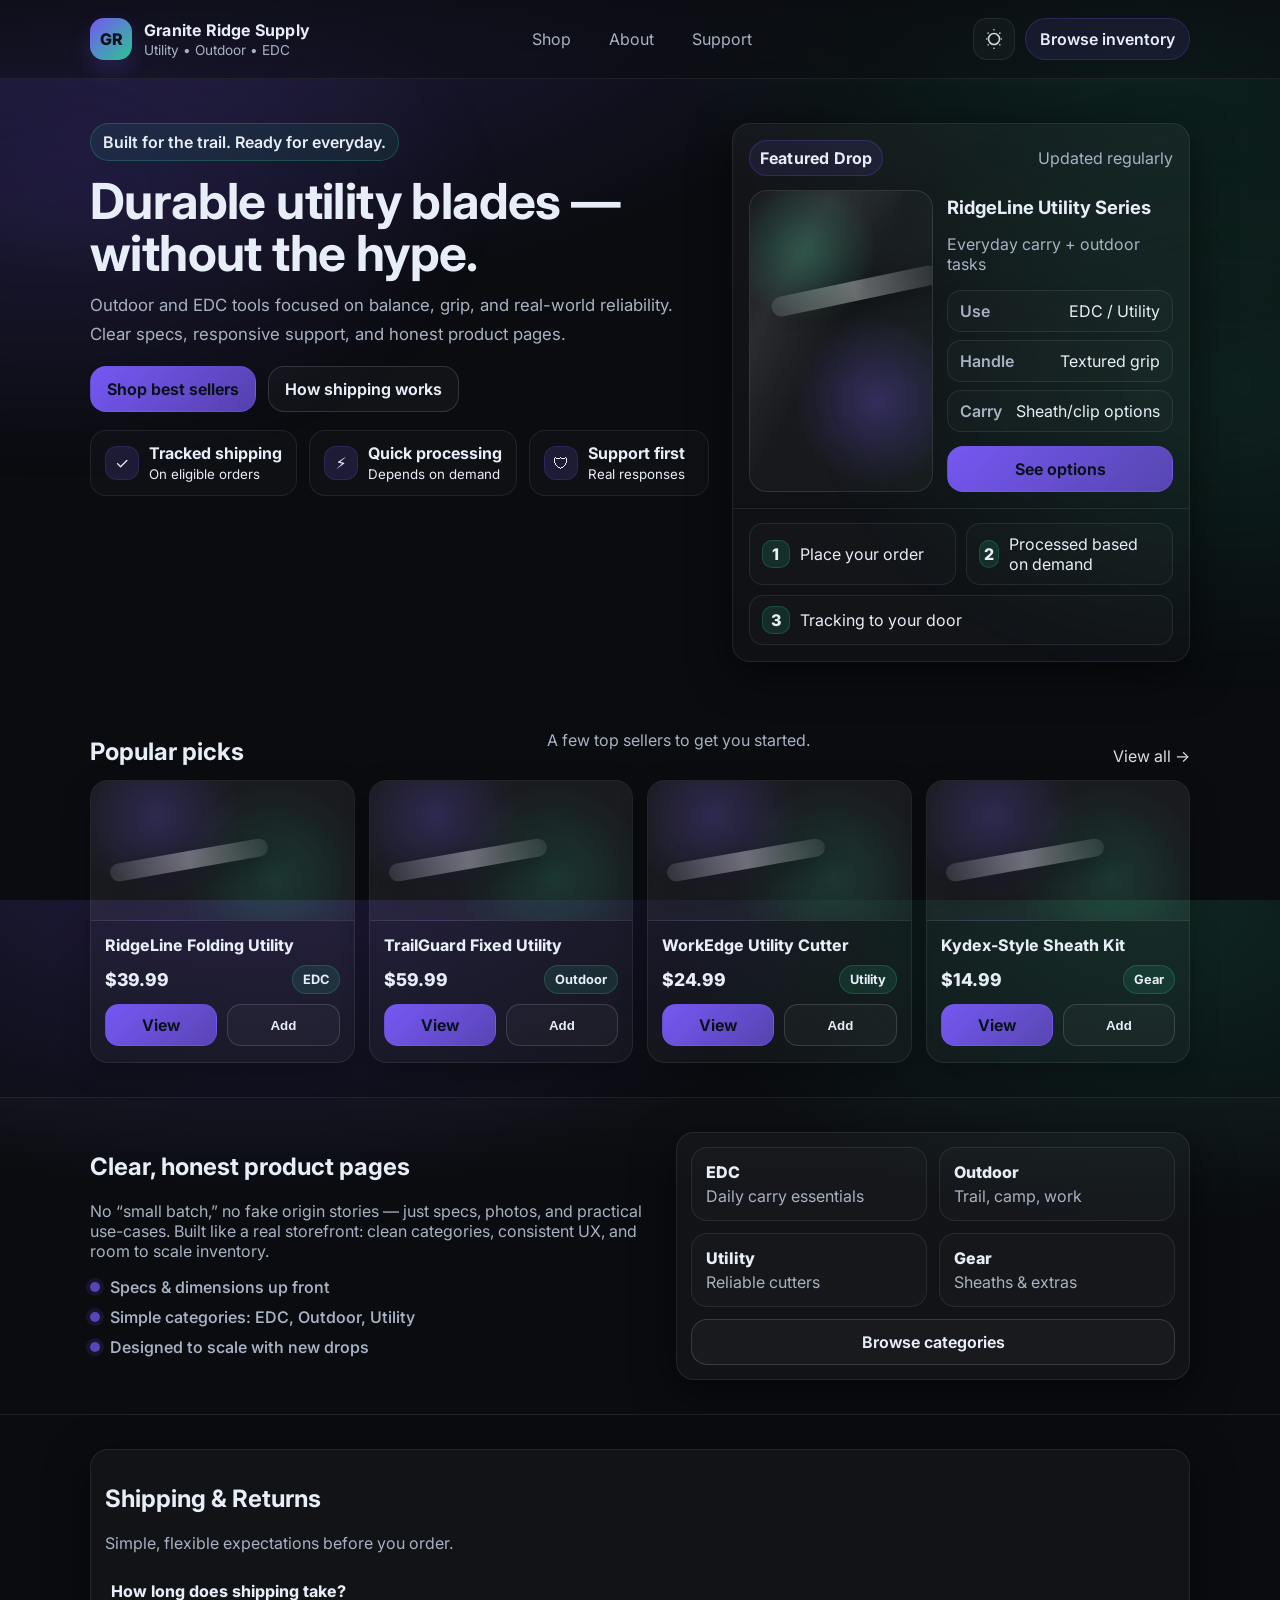
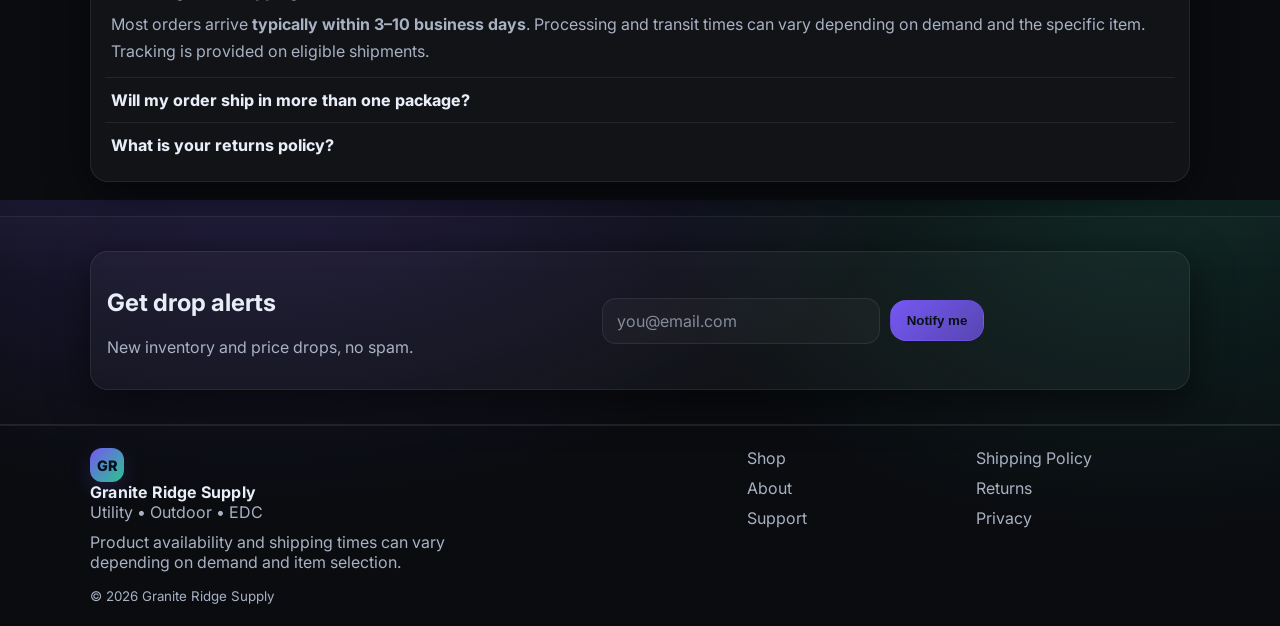
<file: index.html>
<!DOCTYPE html>
<html lang="en">
<head>
  <meta charset="UTF-8" />
  <meta name="viewport" content="width=device-width, initial-scale=1" />
  <title>Granite Ridge Supply | Utility & Outdoor Blades</title>
  <meta name="description" content="Utility and outdoor blades selected for durability, performance, and everyday carry." />
  <link rel="preconnect" href="https://fonts.googleapis.com">
  <link rel="preconnect" href="https://fonts.gstatic.com" crossorigin>
  <link href="https://fonts.googleapis.com/css2?family=Inter:wght@300;400;500;600;700&display=swap" rel="stylesheet">
  <link rel="stylesheet" href="assets/css/style.css" />
</head>
<body>
  <div class="bg-glow" aria-hidden="true"></div>

  <header class="site-header">
    <div class="container header-inner">
      <a class="brand" href="index.html" aria-label="Granite Ridge Supply home">
        <span class="brand-mark">GR</span>
        <span class="brand-text">
          <span class="brand-name">Granite Ridge Supply</span>
          <span class="brand-tag">Utility • Outdoor • EDC</span>
        </span>
      </a>

      <nav class="nav" aria-label="Primary">
        <a href="shop.html">Shop</a>
        <a href="about.html">About</a>
        <a href="contact.html">Support</a>
      </nav>

      <div class="header-actions">
        <button class="icon-btn" id="themeBtn" title="Toggle theme" aria-label="Toggle theme">
          <svg viewBox="0 0 24 24" aria-hidden="true"><path d="M12 18a6 6 0 1 1 0-12 6 6 0 0 1 0 12Zm0-16h0Zm0 20h0ZM4 12h0Zm16 0h0ZM5.6 5.6h0Zm12.8 12.8h0ZM5.6 18.4h0Zm12.8-12.8h0"/></svg>
        </button>
        <a class="pill" href="shop.html">Browse inventory</a>
      </div>

      <button class="menu-btn" id="menuBtn" aria-label="Open menu">
        <span></span><span></span><span></span>
      </button>
    </div>

    <div class="mobile-nav" id="mobileNav">
      <a href="shop.html">Shop</a>
      <a href="about.html">About</a>
      <a href="contact.html">Support</a>
      <a class="pill" href="shop.html">Browse inventory</a>
    </div>
  </header>

  <main>
    <section class="hero">
      <div class="container hero-grid">
        <div class="hero-copy">
          <div class="kicker">Built for the trail. Ready for everyday.</div>
          <h1>Durable utility blades — without the hype.</h1>
          <p class="sub">
            Outdoor and EDC tools focused on balance, grip, and real-world reliability.
            Clear specs, responsive support, and honest product pages.
          </p>

          <div class="cta-row">
            <a class="btn primary" href="shop.html">Shop best sellers</a>
            <a class="btn ghost" href="#how">How shipping works</a>
          </div>

          <div class="trust-row" aria-label="Trust badges">
            <div class="trust">
              <span class="trust-ico">✓</span>
              <span><strong>Tracked shipping</strong><br><small>On eligible orders</small></span>
            </div>
            <div class="trust">
              <span class="trust-ico">⚡</span>
              <span><strong>Quick processing</strong><br><small>Depends on demand</small></span>
            </div>
            <div class="trust">
              <span class="trust-ico">🛡</span>
              <span><strong>Support first</strong><br><small>Real responses</small></span>
            </div>
          </div>
        </div>

        <div class="hero-card" role="region" aria-label="Featured drop">
          <div class="card-top">
            <span class="badge">Featured Drop</span>
            <span class="muted">Updated regularly</span>
          </div>

          <div class="featured">
            <div class="featured-art" aria-hidden="true">
              <div class="blade"></div>
              <div class="sheen"></div>
            </div>
            <div class="featured-meta">
              <h3>RidgeLine Utility Series</h3>
              <p class="muted">Everyday carry + outdoor tasks</p>
              <ul class="specs">
                <li><span>Use</span><span>EDC / Utility</span></li>
                <li><span>Handle</span><span>Textured grip</span></li>
                <li><span>Carry</span><span>Sheath/clip options</span></li>
              </ul>
              <a class="btn primary full" href="shop.html">See options</a>
            </div>
          </div>

          <div class="card-bottom" id="how">
            <div class="steps">
              <div class="step"><span class="step-n">1</span><span>Place your order</span></div>
              <div class="step"><span class="step-n">2</span><span>Processed based on demand</span></div>
              <div class="step"><span class="step-n">3</span><span>Tracking to your door</span></div>
            </div>
          </div>
        </div>
      </div>
    </section>

    <section class="section">
      <div class="container">
        <div class="section-head">
          <h2>Popular picks</h2>
          <p class="muted">A few top sellers to get you started.</p>
          <a class="link" href="shop.html">View all →</a>
        </div>

        <div class="grid cards" id="homeProducts"></div>
      </div>
    </section>

    <section class="section alt">
      <div class="container split">
        <div>
          <h2>Clear, honest product pages</h2>
          <p class="muted">
            No “small batch,” no fake origin stories — just specs, photos, and practical use-cases.
            Built like a real storefront: clean categories, consistent UX, and room to scale inventory.
          </p>
          <div class="bullets">
            <div class="bullet"><span class="dot"></span>Specs & dimensions up front</div>
            <div class="bullet"><span class="dot"></span>Simple categories: EDC, Outdoor, Utility</div>
            <div class="bullet"><span class="dot"></span>Designed to scale with new drops</div>
          </div>
        </div>
        <div class="panel">
          <div class="panel-row">
            <div class="panel-item">
              <div class="panel-title">EDC</div>
              <div class="panel-sub">Daily carry essentials</div>
            </div>
            <div class="panel-item">
              <div class="panel-title">Outdoor</div>
              <div class="panel-sub">Trail, camp, work</div>
            </div>
          </div>
          <div class="panel-row">
            <div class="panel-item">
              <div class="panel-title">Utility</div>
              <div class="panel-sub">Reliable cutters</div>
            </div>
            <div class="panel-item">
              <div class="panel-title">Gear</div>
              <div class="panel-sub">Sheaths & extras</div>
            </div>
          </div>
          <a class="btn ghost full" href="shop.html">Browse categories</a>
        </div>
      </div>
    </section>

    <section class="section">
      <div class="container">
        <div class="faq">
          <div class="faq-head">
            <h2>Shipping & Returns</h2>
            <p class="muted">Simple, flexible expectations before you order.</p>
          </div>

          <details open>
            <summary>How long does shipping take?</summary>
            <div class="faq-body">
              Most orders arrive <strong>typically within 3–10 business days</strong>. Processing and transit times can vary depending on demand and the specific item.
              Tracking is provided on eligible shipments.
            </div>
          </details>

          <details>
            <summary>Will my order ship in more than one package?</summary>
            <div class="faq-body">
              Sometimes. If items are stored in different locations or require separate packaging, your order may arrive in multiple shipments.
            </div>
          </details>

          <details>
            <summary>What is your returns policy?</summary>
            <div class="faq-body">
              Returns are accepted for unused items in original condition within your stated policy window. Add your exact policy text on a dedicated Returns page.
            </div>
          </details>
        </div>
      </div>
    </section>

    <section class="section alt">
      <div class="container newsletter">
        <div>
          <h2>Get drop alerts</h2>
          <p class="muted">New inventory and price drops, no spam.</p>
        </div>
        <form class="form" onsubmit="return false;">
          <input type="email" placeholder="you@email.com" aria-label="Email address" />
          <button class="btn primary" id="notifyBtn" type="button">Notify me</button>
        </form>
        <small class="muted" id="notifyMsg"></small>
      </div>
    </section>
  </main>

  <footer class="site-footer">
    <div class="container footer-grid">
      <div>
        <div class="brand-foot">
          <span class="brand-mark small">GR</span>
          <div>
            <div class="brand-name">Granite Ridge Supply</div>
            <div class="muted">Utility • Outdoor • EDC</div>
          </div>
        </div>
        <p class="muted footer-note">
          Product availability and shipping times can vary depending on demand and item selection.
        </p>
      </div>

      <div class="footer-links">
        <a href="shop.html">Shop</a>
        <a href="about.html">About</a>
        <a href="contact.html">Support</a>
      </div>

      <div class="footer-links">
        <a href="#" onclick="alert('Add your policy page link here.'); return false;">Shipping Policy</a>
        <a href="#" onclick="alert('Add your policy page link here.'); return false;">Returns</a>
        <a href="#" onclick="alert('Add your policy page link here.'); return false;">Privacy</a>
      </div>
    </div>
    <div class="container footer-bottom">
      <small class="muted">© 2026 Granite Ridge Supply</small>
    </div>
  </footer>

  <script src="assets/js/catalog.js"></script>
  <script src="assets/js/main.js"></script>
</body>
</html>
</file>
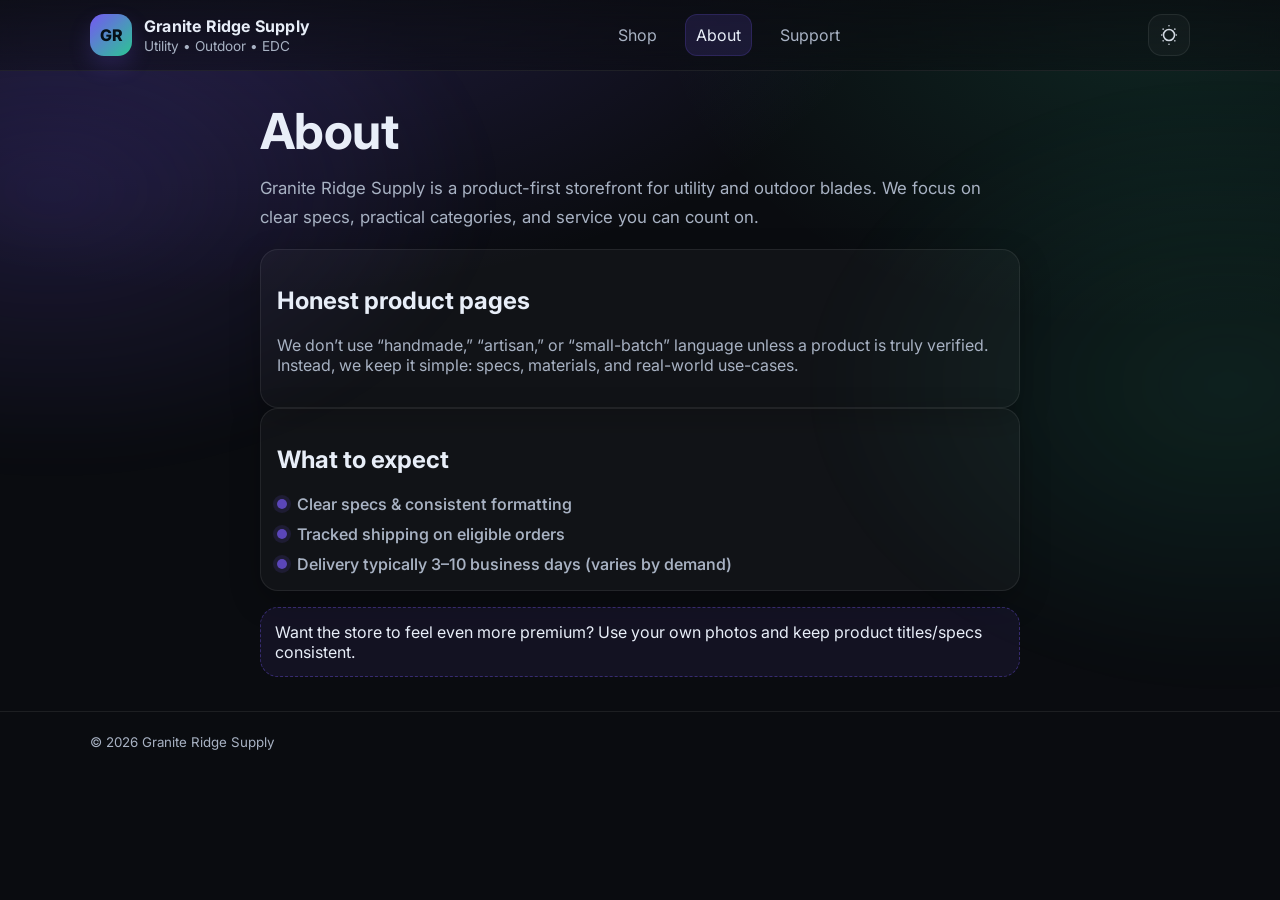
<file: about.html>
<!DOCTYPE html>
<html lang="en">
<head>
  <meta charset="UTF-8" />
  <meta name="viewport" content="width=device-width, initial-scale=1" />
  <title>About | Granite Ridge Supply</title>
  <meta name="description" content="About Granite Ridge Supply — clear specs, reliable service, and a focus on utility." />
  <link rel="preconnect" href="https://fonts.googleapis.com">
  <link rel="preconnect" href="https://fonts.gstatic.com" crossorigin>
  <link href="https://fonts.googleapis.com/css2?family=Inter:wght@300;400;500;600;700&display=swap" rel="stylesheet">
  <link rel="stylesheet" href="assets/css/style.css" />
</head>
<body>
  <div class="bg-glow" aria-hidden="true"></div>

  <header class="site-header compact">
    <div class="container header-inner">
      <a class="brand" href="index.html">
        <span class="brand-mark">GR</span>
        <span class="brand-text">
          <span class="brand-name">Granite Ridge Supply</span>
          <span class="brand-tag">Utility • Outdoor • EDC</span>
        </span>
      </a>

      <nav class="nav">
        <a href="shop.html">Shop</a>
        <a href="about.html" class="active">About</a>
        <a href="contact.html">Support</a>
      </nav>

      <div class="header-actions">
        <button class="icon-btn" id="themeBtn" title="Toggle theme" aria-label="Toggle theme">
          <svg viewBox="0 0 24 24" aria-hidden="true"><path d="M12 18a6 6 0 1 1 0-12 6 6 0 0 1 0 12Zm0-16h0Zm0 20h0ZM4 12h0Zm16 0h0ZM5.6 5.6h0Zm12.8 12.8h0ZM5.6 18.4h0Zm12.8-12.8h0"/></svg>
        </button>
      </div>
    </div>
  </header>

  <main class="section">
    <div class="container narrow">
      <h1 class="page-title">About</h1>
      <p class="muted lead">
        Granite Ridge Supply is a product-first storefront for utility and outdoor blades.
        We focus on clear specs, practical categories, and service you can count on.
      </p>

      <div class="card">
        <h2>Honest product pages</h2>
        <p class="muted">
          We don’t use “handmade,” “artisan,” or “small-batch” language unless a product is truly verified.
          Instead, we keep it simple: specs, materials, and real-world use-cases.
        </p>
      </div>

      <div class="card">
        <h2>What to expect</h2>
        <div class="bullets">
          <div class="bullet"><span class="dot"></span>Clear specs & consistent formatting</div>
          <div class="bullet"><span class="dot"></span>Tracked shipping on eligible orders</div>
          <div class="bullet"><span class="dot"></span>Delivery typically 3–10 business days (varies by demand)</div>
        </div>
      </div>

      <div class="notice">
        Want the store to feel even more premium? Use your own photos and keep product titles/specs consistent.
      </div>
    </div>
  </main>

  <footer class="site-footer">
    <div class="container footer-bottom">
      <small class="muted">© 2026 Granite Ridge Supply</small>
    </div>
  </footer>

  <script src="assets/js/main.js"></script>
</body>
</html>
</file>
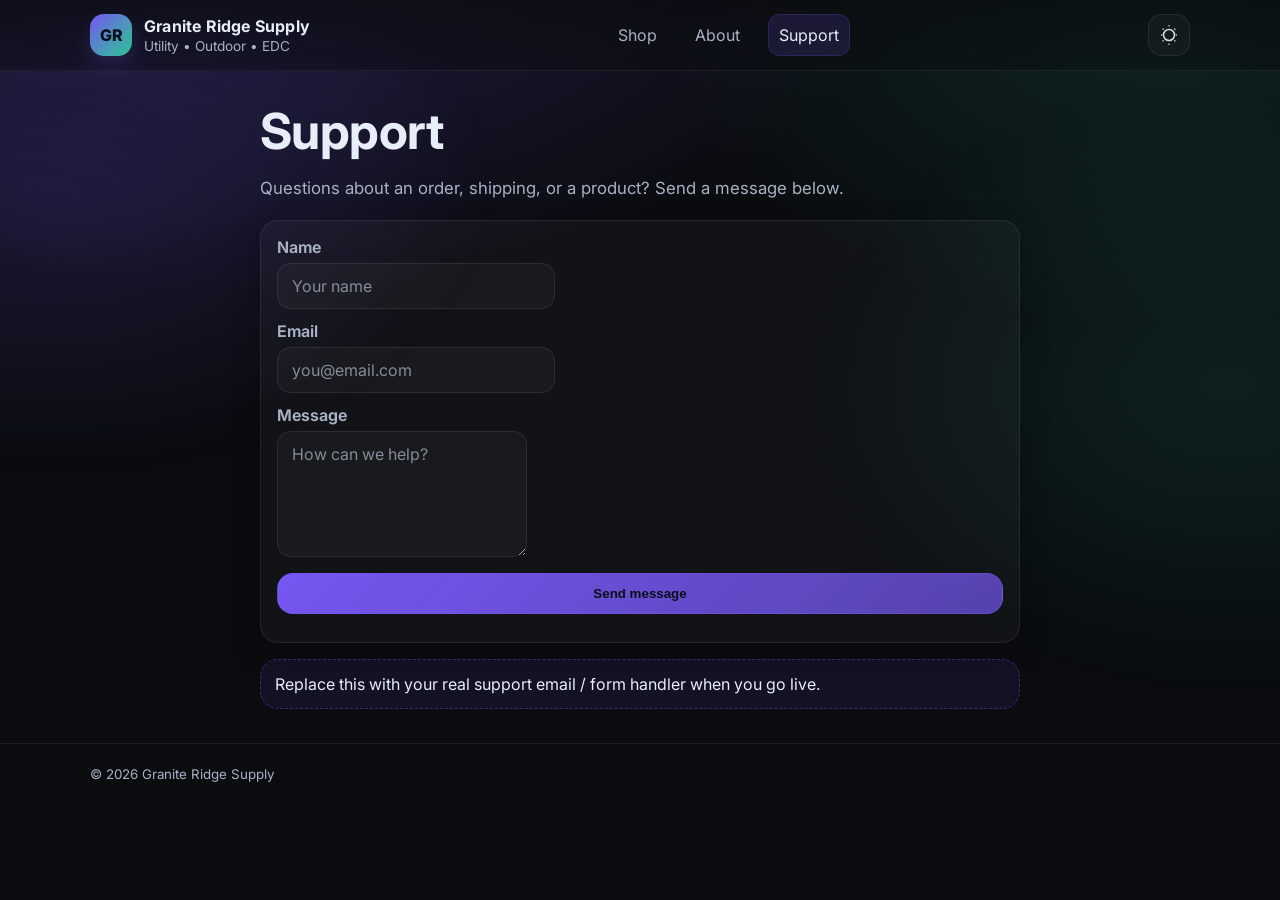
<file: contact.html>
<!DOCTYPE html>
<html lang="en">
<head>
  <meta charset="UTF-8" />
  <meta name="viewport" content="width=device-width, initial-scale=1" />
  <title>Support | Granite Ridge Supply</title>
  <meta name="description" content="Contact Granite Ridge Supply support." />
  <link rel="preconnect" href="https://fonts.googleapis.com">
  <link rel="preconnect" href="https://fonts.gstatic.com" crossorigin>
  <link href="https://fonts.googleapis.com/css2?family=Inter:wght@300;400;500;600;700&display=swap" rel="stylesheet">
  <link rel="stylesheet" href="assets/css/style.css" />
</head>
<body>
  <div class="bg-glow" aria-hidden="true"></div>

  <header class="site-header compact">
    <div class="container header-inner">
      <a class="brand" href="index.html">
        <span class="brand-mark">GR</span>
        <span class="brand-text">
          <span class="brand-name">Granite Ridge Supply</span>
          <span class="brand-tag">Utility • Outdoor • EDC</span>
        </span>
      </a>

      <nav class="nav">
        <a href="shop.html">Shop</a>
        <a href="about.html">About</a>
        <a href="contact.html" class="active">Support</a>
      </nav>

      <div class="header-actions">
        <button class="icon-btn" id="themeBtn" title="Toggle theme" aria-label="Toggle theme">
          <svg viewBox="0 0 24 24" aria-hidden="true"><path d="M12 18a6 6 0 1 1 0-12 6 6 0 0 1 0 12Zm0-16h0Zm0 20h0ZM4 12h0Zm16 0h0ZM5.6 5.6h0Zm12.8 12.8h0ZM5.6 18.4h0Zm12.8-12.8h0"/></svg>
        </button>
      </div>
    </div>
  </header>

  <main class="section">
    <div class="container narrow">
      <h1 class="page-title">Support</h1>
      <p class="muted lead">Questions about an order, shipping, or a product? Send a message below.</p>

      <div class="card">
        <form class="stack" onsubmit="return false;">
          <label class="field">
            <span>Name</span>
            <input type="text" placeholder="Your name" />
          </label>
          <label class="field">
            <span>Email</span>
            <input type="email" placeholder="you@email.com" />
          </label>
          <label class="field">
            <span>Message</span>
            <textarea rows="5" placeholder="How can we help?"></textarea>
          </label>
          <button class="btn primary" type="button" id="sendBtn">Send message</button>
          <small class="muted" id="sendMsg"></small>
        </form>
      </div>

      <div class="notice">
        Replace this with your real support email / form handler when you go live.
      </div>
    </div>
  </main>

  <footer class="site-footer">
    <div class="container footer-bottom">
      <small class="muted">© 2026 Granite Ridge Supply</small>
    </div>
  </footer>

  <script src="assets/js/main.js"></script>
</body>
</html>
</file>
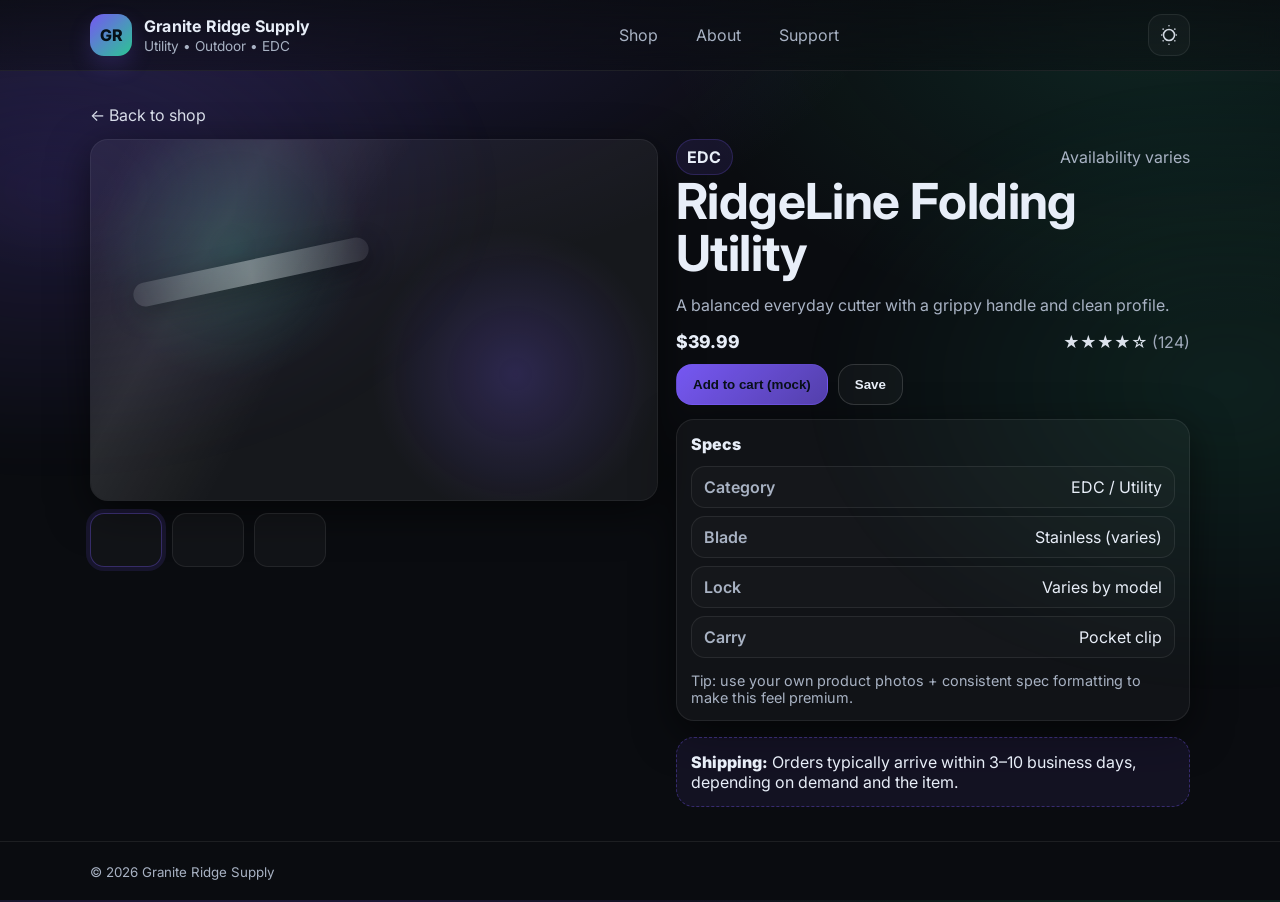
<file: product.html>
<!DOCTYPE html>
<html lang="en">
<head>
  <meta charset="UTF-8" />
  <meta name="viewport" content="width=device-width, initial-scale=1" />
  <title>Product | Granite Ridge Supply</title>
  <meta name="description" content="Clear specs, materials, and carry options for utility and outdoor blades." />
  <link rel="preconnect" href="https://fonts.googleapis.com">
  <link rel="preconnect" href="https://fonts.gstatic.com" crossorigin>
  <link href="https://fonts.googleapis.com/css2?family=Inter:wght@300;400;500;600;700&display=swap" rel="stylesheet">
  <link rel="stylesheet" href="assets/css/style.css" />
</head>
<body>
  <div class="bg-glow" aria-hidden="true"></div>

  <header class="site-header compact">
    <div class="container header-inner">
      <a class="brand" href="index.html" aria-label="Granite Ridge Supply home">
        <span class="brand-mark">GR</span>
        <span class="brand-text">
          <span class="brand-name">Granite Ridge Supply</span>
          <span class="brand-tag">Utility • Outdoor • EDC</span>
        </span>
      </a>

      <nav class="nav" aria-label="Primary">
        <a href="shop.html">Shop</a>
        <a href="about.html">About</a>
        <a href="contact.html">Support</a>
      </nav>

      <div class="header-actions">
        <button class="icon-btn" id="themeBtn" title="Toggle theme" aria-label="Toggle theme">
          <svg viewBox="0 0 24 24" aria-hidden="true"><path d="M12 18a6 6 0 1 1 0-12 6 6 0 0 1 0 12Zm0-16h0Zm0 20h0ZM4 12h0Zm16 0h0ZM5.6 5.6h0Zm12.8 12.8h0ZM5.6 18.4h0Zm12.8-12.8h0"/></svg>
        </button>
      </div>
    </div>
  </header>

  <main class="section">
    <div class="container">
      <a class="link" href="shop.html">← Back to shop</a>

      <div class="product">
        <div class="product-media">
          <div class="media-slab">
            <div class="media-art" aria-hidden="true">
              <div class="blade big"></div>
              <div class="sheen"></div>
            </div>
          </div>
          <div class="media-thumbs">
            <button class="thumb active" type="button" aria-label="Thumbnail 1"></button>
            <button class="thumb" type="button" aria-label="Thumbnail 2"></button>
            <button class="thumb" type="button" aria-label="Thumbnail 3"></button>
          </div>
        </div>

        <div class="product-info">
          <div class="badge-row">
            <span class="badge">EDC</span>
            <span class="muted">Availability varies</span>
          </div>

          <h1 id="pName">RidgeLine Folding Utility</h1>
          <p class="muted">A balanced everyday cutter with a grippy handle and clean profile.</p>

          <div class="price-row">
            <div class="price" id="pPrice">$39.99</div>
            <div class="rating" aria-label="Rating">
              ★★★★☆ <span class="muted">(124)</span>
            </div>
          </div>

          <div class="buy-row">
            <button class="btn primary">Add to cart (mock)</button>
            <button class="btn ghost">Save</button>
          </div>

          <div class="spec-card">
            <div class="spec-title">Specs</div>
            <ul class="specs">
              <li><span>Category</span><span>EDC / Utility</span></li>
              <li><span>Blade</span><span>Stainless (varies)</span></li>
              <li><span>Lock</span><span>Varies by model</span></li>
              <li><span>Carry</span><span>Pocket clip</span></li>
            </ul>
            <div class="muted small">
              Tip: use your own product photos + consistent spec formatting to make this feel premium.
            </div>
          </div>

          <div class="notice">
            <strong>Shipping:</strong> Orders typically arrive within 3–10 business days, depending on demand and the item.
          </div>
        </div>
      </div>
    </div>
  </main>

  <footer class="site-footer">
    <div class="container footer-bottom">
      <small class="muted">© 2026 Granite Ridge Supply</small>
    </div>
  </footer>

  <script src="assets/js/main.js"></script>
</body>
</html>
</file>
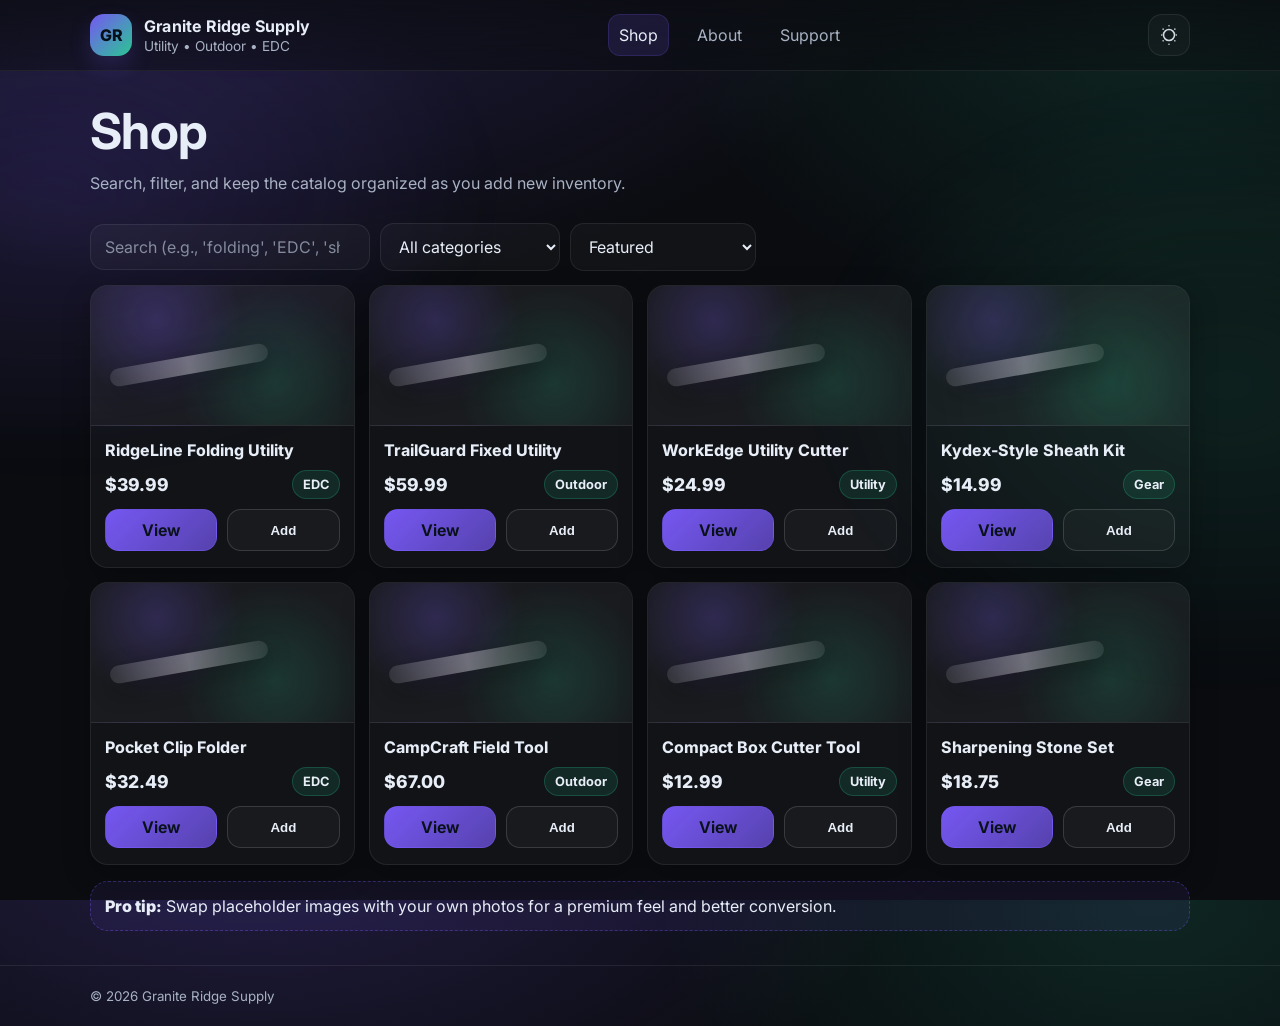
<file: shop.html>
<!DOCTYPE html>
<html lang="en">
<head>
  <meta charset="UTF-8" />
  <meta name="viewport" content="width=device-width, initial-scale=1" />
  <title>Shop | Granite Ridge Supply</title>
  <meta name="description" content="Shop utility and outdoor blades with clear specs and tracked shipping on eligible orders." />
  <link rel="preconnect" href="https://fonts.googleapis.com">
  <link rel="preconnect" href="https://fonts.gstatic.com" crossorigin>
  <link href="https://fonts.googleapis.com/css2?family=Inter:wght@300;400;500;600;700&display=swap" rel="stylesheet">
  <link rel="stylesheet" href="assets/css/style.css" />
</head>
<body>
  <div class="bg-glow" aria-hidden="true"></div>

  <header class="site-header compact">
    <div class="container header-inner">
      <a class="brand" href="index.html" aria-label="Granite Ridge Supply home">
        <span class="brand-mark">GR</span>
        <span class="brand-text">
          <span class="brand-name">Granite Ridge Supply</span>
          <span class="brand-tag">Utility • Outdoor • EDC</span>
        </span>
      </a>

      <nav class="nav" aria-label="Primary">
        <a href="shop.html" class="active">Shop</a>
        <a href="about.html">About</a>
        <a href="contact.html">Support</a>
      </nav>

      <div class="header-actions">
        <button class="icon-btn" id="themeBtn" title="Toggle theme" aria-label="Toggle theme">
          <svg viewBox="0 0 24 24" aria-hidden="true"><path d="M12 18a6 6 0 1 1 0-12 6 6 0 0 1 0 12Zm0-16h0Zm0 20h0ZM4 12h0Zm16 0h0ZM5.6 5.6h0Zm12.8 12.8h0ZM5.6 18.4h0Zm12.8-12.8h0"/></svg>
        </button>
      </div>

      <button class="menu-btn" id="menuBtn" aria-label="Open menu">
        <span></span><span></span><span></span>
      </button>
    </div>

    <div class="mobile-nav" id="mobileNav">
      <a href="shop.html" class="active">Shop</a>
      <a href="about.html">About</a>
      <a href="contact.html">Support</a>
    </div>
  </header>

  <main class="section">
    <div class="container">
      <div class="shop-head">
        <div>
          <h1 class="page-title">Shop</h1>
          <p class="muted">Search, filter, and keep the catalog organized as you add new inventory.</p>
        </div>
        <div class="shop-tools">
          <div class="search">
            <input id="q" type="search" placeholder="Search (e.g., 'folding', 'EDC', 'sheath')" aria-label="Search products" />
          </div>
          <select id="cat" class="select" aria-label="Category filter">
            <option value="all">All categories</option>
            <option value="edc">EDC</option>
            <option value="outdoor">Outdoor</option>
            <option value="utility">Utility</option>
            <option value="gear">Gear</option>
          </select>
          <select id="sort" class="select" aria-label="Sort products">
            <option value="featured">Featured</option>
            <option value="low">Price: Low → High</option>
            <option value="high">Price: High → Low</option>
            <option value="az">Name: A → Z</option>
          </select>
        </div>
      </div>

      <div class="grid cards" id="productGrid"></div>

      <div class="notice">
        <strong>Pro tip:</strong> Swap placeholder images with your own photos for a premium feel and better conversion.
      </div>
    </div>
  </main>

  <footer class="site-footer">
    <div class="container footer-bottom">
      <small class="muted">© 2026 Granite Ridge Supply</small>
    </div>
  </footer>

  <script src="assets/js/catalog.js"></script>
  <script src="assets/js/main.js"></script>
</body>
</html>
</file>
<file: assets/css/style.css>
/* Granite Ridge Supply v2 — premium, modern, CJ-ready */
:root{
  --bg:#0a0c10;
  --panel:#0f131a;
  --panel2:#0c1016;
  --text:#e8eef8;
  --muted:#a8b2c3;
  --line:rgba(255,255,255,.08);
  --shadow: 0 12px 40px rgba(0,0,0,.55);
  --radius: 18px;
  --accent:#7c5cff;
  --accent2:#2ee6a6;
  --danger:#ff4d4d;
  --container: 1100px;
}

:root[data-theme="light"]{
  --bg:#f6f7fb;
  --panel:#ffffff;
  --panel2:#f1f3f8;
  --text:#101827;
  --muted:#5a6477;
  --line:rgba(16,24,39,.10);
  --shadow: 0 12px 30px rgba(16,24,39,.12);
}

*{box-sizing:border-box}
html,body{height:100%}
body{
  margin:0;
  font-family: Inter, system-ui, -apple-system, Segoe UI, Roboto, Helvetica, Arial, sans-serif;
  background: radial-gradient(1200px 700px at 20% -10%, rgba(124,92,255,.22), transparent 55%),
              radial-gradient(900px 600px at 90% 0%, rgba(46,230,166,.12), transparent 55%),
              var(--bg);
  color:var(--text);
}

.bg-glow{
  position:fixed; inset:-200px;
  background:
    radial-gradient(800px 500px at 15% 30%, rgba(124,92,255,.16), transparent 55%),
    radial-gradient(700px 500px at 85% 45%, rgba(46,230,166,.10), transparent 60%);
  filter: blur(20px);
  pointer-events:none;
  z-index:-1;
}

.container{
  width:min(var(--container), calc(100% - 40px));
  margin-inline:auto;
}

a{color:inherit; text-decoration:none}
.muted{color:var(--muted)}
.small{font-size:.9rem}
.lead{font-size:1.05rem; line-height:1.75}
code{background:rgba(255,255,255,.06); padding:.12rem .35rem; border-radius:.4rem; border:1px solid var(--line)}

.site-header{
  position:sticky; top:0; z-index:20;
  backdrop-filter: blur(10px);
  background: linear-gradient(to bottom, rgba(10,12,16,.75), rgba(10,12,16,.45));
  border-bottom:1px solid var(--line);
}
:root[data-theme="light"] .site-header{
  background: linear-gradient(to bottom, rgba(246,247,251,.85), rgba(246,247,251,.55));
}

.site-header.compact .header-inner{padding:14px 0}
.header-inner{
  display:flex;
  align-items:center;
  justify-content:space-between;
  gap:14px;
  padding:18px 0;
}

.brand{
  display:flex; align-items:center; gap:12px;
}
.brand-mark{
  width:42px; height:42px;
  border-radius:14px;
  display:grid; place-items:center;
  font-weight:800;
  background: linear-gradient(135deg, rgba(124,92,255,.95), rgba(46,230,166,.85));
  color:#061018;
  box-shadow: 0 10px 22px rgba(124,92,255,.18);
}
.brand-mark.small{width:34px; height:34px; border-radius:12px; font-size:.9rem}
.brand-name{font-weight:700; letter-spacing:.2px}
.brand-tag{display:block; font-size:.85rem; color:var(--muted); margin-top:2px}

.nav{
  display:flex; gap:18px;
  align-items:center;
}
.nav a{
  padding:10px 10px;
  border-radius:12px;
  color:var(--muted);
}
.nav a:hover{color:var(--text); background:rgba(255,255,255,.05)}
.nav a.active{color:var(--text); background:rgba(124,92,255,.14); border:1px solid rgba(124,92,255,.18)}

.header-actions{display:flex; align-items:center; gap:10px}
.pill{
  padding:10px 14px;
  border-radius:999px;
  border:1px solid rgba(124,92,255,.22);
  background: rgba(124,92,255,.10);
  color:var(--text);
  font-weight:600;
}
.pill:hover{background: rgba(124,92,255,.16)}

.icon-btn{
  width:42px; height:42px;
  border-radius:14px;
  border:1px solid var(--line);
  background: rgba(255,255,255,.03);
  color:var(--text);
  display:grid; place-items:center;
  cursor:pointer;
}
.icon-btn svg{width:22px; height:22px; fill:none; stroke:currentColor; stroke-width:1.7; stroke-linecap:round; stroke-linejoin:round; opacity:.9}
.icon-btn:hover{background: rgba(255,255,255,.06)}

.menu-btn{
  display:none;
  width:42px; height:42px;
  border-radius:14px;
  border:1px solid var(--line);
  background: rgba(255,255,255,.03);
  cursor:pointer;
}
.menu-btn span{
  display:block;
  width:18px; height:2px;
  background: var(--text);
  margin:4px auto;
  border-radius:2px;
  opacity:.85;
}

.mobile-nav{
  display:none;
  padding:10px 20px 18px;
  border-top:1px solid var(--line);
}
.mobile-nav a{
  display:block;
  padding:12px 12px;
  border-radius:14px;
  color:var(--muted);
}
.mobile-nav a:hover{color:var(--text); background:rgba(255,255,255,.05)}
.mobile-nav .pill{display:inline-block; margin-top:10px}

.hero{
  padding:44px 0 18px;
}
.hero-grid{
  display:grid;
  grid-template-columns: 1.15fr .85fr;
  gap:22px;
  align-items:stretch;
}
.kicker{
  display:inline-flex; gap:10px;
  padding:8px 12px;
  border:1px solid rgba(46,230,166,.22);
  background: rgba(46,230,166,.08);
  border-radius:999px;
  font-weight:600;
  color:var(--text);
  margin-bottom:14px;
}
h1{
  margin:0 0 12px;
  font-size: clamp(2.15rem, 4.2vw, 3.1rem);
  line-height:1.05;
  letter-spacing:-.6px;
}
.sub{font-size:1.05rem; line-height:1.7; color:var(--muted); margin:0 0 18px}

.cta-row{display:flex; gap:12px; flex-wrap:wrap}
.btn{
  border-radius:16px;
  padding:12px 16px;
  border:1px solid var(--line);
  background: rgba(255,255,255,.03);
  color:var(--text);
  font-weight:650;
  cursor:pointer;
  display:inline-flex;
  align-items:center;
  justify-content:center;
  gap:10px;
}
.btn:hover{background: rgba(255,255,255,.06)}
.btn.primary{
  border-color: rgba(124,92,255,.30);
  background: linear-gradient(135deg, rgba(124,92,255,.95), rgba(124,92,255,.65));
  color:#081018;
}
.btn.primary:hover{filter:brightness(1.05)}
.btn.ghost{
  border-color: rgba(255,255,255,.14);
}
.btn.full{width:100%}

.trust-row{
  display:flex;
  gap:12px;
  margin-top:18px;
  flex-wrap:wrap;
}
.trust{
  display:flex; gap:10px;
  align-items:center;
  padding:12px 14px;
  border-radius:16px;
  border:1px solid var(--line);
  background: rgba(255,255,255,.02);
  min-width: 180px;
}
.trust-ico{
  width:34px; height:34px;
  border-radius:12px;
  display:grid; place-items:center;
  background: rgba(124,92,255,.14);
  border:1px solid rgba(124,92,255,.18);
}

.hero-card{
  border:1px solid var(--line);
  background: linear-gradient(180deg, rgba(255,255,255,.04), rgba(255,255,255,.02));
  border-radius: var(--radius);
  box-shadow: var(--shadow);
  overflow:hidden;
  display:flex;
  flex-direction:column;
}
.card-top{
  display:flex; justify-content:space-between; align-items:center;
  padding:16px 16px 0;
}
.badge{
  display:inline-flex;
  padding:7px 10px;
  border-radius:999px;
  border:1px solid rgba(124,92,255,.22);
  background: rgba(124,92,255,.10);
  font-weight:700;
  letter-spacing:.2px;
}
.featured{
  display:grid;
  grid-template-columns: .9fr 1.1fr;
  gap:14px;
  padding:14px 16px 16px;
}
.featured-art{
  border-radius:18px;
  border:1px solid rgba(255,255,255,.10);
  background: radial-gradient(120px 120px at 30% 20%, rgba(46,230,166,.22), transparent 60%),
              radial-gradient(140px 140px at 70% 70%, rgba(124,92,255,.28), transparent 60%),
              rgba(255,255,255,.03);
  position:relative;
  min-height: 210px;
  overflow:hidden;
}
.blade{
  position:absolute;
  width:170px; height:20px;
  left:20px; top:90px;
  background: linear-gradient(90deg, rgba(255,255,255,.10), rgba(255,255,255,.35), rgba(255,255,255,.08));
  border-radius: 999px;
  transform: rotate(-12deg);
  box-shadow: 0 8px 24px rgba(0,0,0,.35);
}
.blade.big{width:240px; height:24px; left:40px; top:120px}
.sheen{
  position:absolute;
  inset:-60px;
  background: linear-gradient(120deg, transparent 35%, rgba(255,255,255,.10) 50%, transparent 65%);
  transform: translateX(-30%);
  animation: sheen 5.2s ease-in-out infinite;
  opacity:.8;
}
@keyframes sheen{
  0%{transform: translateX(-35%)}
  50%{transform: translateX(35%)}
  100%{transform: translateX(-35%)}
}
.featured-meta h3{margin:6px 0 6px; font-size:1.15rem}
.specs{
  list-style:none; padding:0; margin:12px 0 14px;
  display:flex; flex-direction:column; gap:8px;
}
.specs li{
  display:flex; justify-content:space-between; gap:10px;
  padding:10px 12px;
  border-radius:14px;
  border:1px solid rgba(255,255,255,.08);
  background: rgba(255,255,255,.02);
}
.specs li span:first-child{color:var(--muted); font-weight:600}

.card-bottom{
  border-top:1px solid var(--line);
  padding:14px 16px 16px;
}
.steps{
  display:flex; gap:10px; flex-wrap:wrap;
}
.step{
  flex:1;
  min-width: 150px;
  display:flex; gap:10px; align-items:center;
  padding:10px 12px;
  border-radius:14px;
  border:1px solid rgba(255,255,255,.08);
  background: rgba(255,255,255,.02);
}
.step-n{
  width:28px; height:28px;
  border-radius:10px;
  display:grid; place-items:center;
  background: rgba(46,230,166,.12);
  border:1px solid rgba(46,230,166,.18);
  font-weight:800;
}

.section{padding:34px 0}
.section.alt{
  background: linear-gradient(180deg, rgba(255,255,255,.02), transparent 35%);
  border-top:1px solid var(--line);
  border-bottom:1px solid var(--line);
}
.section-head{
  display:flex;
  align-items:flex-end;
  justify-content:space-between;
  gap:12px;
  margin-bottom:14px;
}
.section-head h2{margin:0}
.link{color:var(--text); opacity:.92}
.link:hover{text-decoration:underline}

.grid.cards{
  display:grid;
  grid-template-columns: repeat(4, 1fr);
  gap:14px;
}
.card{
  border:1px solid var(--line);
  background: rgba(255,255,255,.03);
  border-radius: var(--radius);
  padding:16px;
  box-shadow: 0 10px 30px rgba(0,0,0,.25);
}
.product-card{
  border:1px solid var(--line);
  background: rgba(255,255,255,.03);
  border-radius: var(--radius);
  overflow:hidden;
  box-shadow: 0 10px 28px rgba(0,0,0,.25);
  display:flex; flex-direction:column;
  min-height: 260px;
}
.p-img{
  height:140px;
  background:
    radial-gradient(140px 140px at 25% 25%, rgba(124,92,255,.22), transparent 60%),
    radial-gradient(160px 160px at 70% 70%, rgba(46,230,166,.14), transparent 60%),
    rgba(255,255,255,.03);
  border-bottom:1px solid rgba(255,255,255,.08);
  position:relative;
}
.p-img::after{
  content:"";
  position:absolute;
  width:160px; height:18px;
  left:18px; top:70px;
  background: linear-gradient(90deg, rgba(255,255,255,.10), rgba(255,255,255,.35), rgba(255,255,255,.08));
  border-radius: 999px;
  transform: rotate(-10deg);
  box-shadow: 0 8px 24px rgba(0,0,0,.30);
}
.p-body{padding:14px 14px 16px; display:flex; flex-direction:column; gap:10px; flex:1}
.p-title{font-weight:750}
.p-meta{display:flex; justify-content:space-between; gap:10px; align-items:center}
.price{font-weight:800; font-size:1.1rem}
.tag{
  font-size:.8rem;
  padding:6px 10px;
  border-radius:999px;
  border:1px solid rgba(46,230,166,.20);
  background: rgba(46,230,166,.10);
  color:var(--text);
  font-weight:700;
}
.p-actions{display:flex; gap:10px; margin-top:auto}
.p-actions .btn{flex:1; padding:10px 12px; border-radius:14px}

.split{
  display:grid;
  grid-template-columns: 1.05fr .95fr;
  gap:18px;
  align-items:stretch;
}
.bullets{display:flex; flex-direction:column; gap:10px; margin-top:14px}
.bullet{display:flex; gap:10px; align-items:center; color:var(--muted); font-weight:550}
.dot{
  width:10px; height:10px; border-radius:999px;
  background: rgba(124,92,255,.70);
  box-shadow: 0 0 0 4px rgba(124,92,255,.12);
}
.panel{
  border:1px solid var(--line);
  background: rgba(255,255,255,.03);
  border-radius: var(--radius);
  padding:14px;
  box-shadow: var(--shadow);
  display:flex; flex-direction:column; gap:12px;
}
.panel-row{display:grid; grid-template-columns:1fr 1fr; gap:12px}
.panel-item{
  border:1px solid rgba(255,255,255,.08);
  background: rgba(255,255,255,.02);
  border-radius:16px;
  padding:14px;
}
.panel-title{font-weight:800}
.panel-sub{color:var(--muted); margin-top:4px}

.faq{
  border:1px solid var(--line);
  background: rgba(255,255,255,.03);
  border-radius: var(--radius);
  padding:14px;
  box-shadow: var(--shadow);
}
.faq-head{margin-bottom:8px}
details{
  border-top:1px solid rgba(255,255,255,.08);
  padding:12px 6px;
}
details:first-of-type{border-top:none}
summary{
  cursor:pointer;
  font-weight:750;
  list-style:none;
}
summary::-webkit-details-marker{display:none}
.faq-body{color:var(--muted); margin-top:10px; line-height:1.7}

.newsletter{
  display:flex; justify-content:space-between; align-items:center;
  gap:12px; flex-wrap:wrap;
  border:1px solid var(--line);
  background: rgba(255,255,255,.03);
  border-radius: var(--radius);
  padding:16px;
  box-shadow: var(--shadow);
}
.form{display:flex; gap:10px; align-items:center; flex-wrap:wrap}
input, textarea, select{
  font: inherit;
  color:var(--text);
  background: rgba(255,255,255,.03);
  border:1px solid var(--line);
  border-radius:14px;
  padding:12px 14px;
  outline:none;
}
input::placeholder, textarea::placeholder{color:rgba(168,178,195,.75)}
input:focus, textarea:focus, select:focus{border-color: rgba(124,92,255,.35); box-shadow: 0 0 0 4px rgba(124,92,255,.12)}
.select{min-width: 180px}
.search input{min-width: 280px}

.site-footer{
  border-top:1px solid var(--line);
  padding:22px 0;
}
.footer-grid{
  display:grid;
  grid-template-columns: 1.2fr .4fr .4fr;
  gap:14px;
  align-items:start;
}
.footer-links{display:flex; flex-direction:column; gap:10px}
.footer-links a{color:var(--muted)}
.footer-links a:hover{color:var(--text)}
.footer-note{margin-top:10px; max-width: 42ch}
.footer-bottom{display:flex; justify-content:space-between; align-items:center; gap:10px}

.shop-head{
  display:flex;
  justify-content:space-between;
  align-items:flex-end;
  gap:14px;
  flex-wrap:wrap;
  margin-bottom:14px;
}
.page-title{margin:0 0 6px}
.shop-tools{
  display:flex;
  gap:10px;
  align-items:center;
  flex-wrap:wrap;
}

.notice{
  margin-top:16px;
  border:1px dashed rgba(124,92,255,.35);
  background: rgba(124,92,255,.08);
  border-radius: var(--radius);
  padding:14px;
  color: var(--text);
}
.notice strong{font-weight:850}

.narrow{max-width: 760px}
.stack{display:flex; flex-direction:column; gap:12px}
.field span{display:block; margin-bottom:6px; color:var(--muted); font-weight:650}

.product{
  display:grid;
  grid-template-columns: 1.05fr .95fr;
  gap:18px;
  align-items:start;
  margin-top:14px;
}
.product-media .media-slab{
  border:1px solid var(--line);
  background: rgba(255,255,255,.03);
  border-radius: var(--radius);
  overflow:hidden;
  box-shadow: var(--shadow);
}
.media-art{
  position:relative;
  height: 360px;
  background:
    radial-gradient(220px 220px at 25% 30%, rgba(46,230,166,.14), transparent 60%),
    radial-gradient(240px 240px at 75% 65%, rgba(124,92,255,.22), transparent 60%),
    rgba(255,255,255,.02);
}
.media-thumbs{
  display:flex; gap:10px; margin-top:12px;
}
.thumb{
  width:72px; height:54px;
  border-radius:14px;
  border:1px solid var(--line);
  background: rgba(255,255,255,.03);
  cursor:pointer;
}
.thumb.active{border-color: rgba(124,92,255,.35); box-shadow: 0 0 0 4px rgba(124,92,255,.12)}

.product-info .badge-row{display:flex; justify-content:space-between; align-items:center; gap:10px; flex-wrap:wrap}
.price-row{display:flex; justify-content:space-between; align-items:center; gap:10px; margin:12px 0}
.rating{color:var(--text); opacity:.95}
.buy-row{display:flex; gap:10px; flex-wrap:wrap}
.spec-card{
  margin-top:14px;
  border:1px solid var(--line);
  background: rgba(255,255,255,.03);
  border-radius: var(--radius);
  padding:14px;
  box-shadow: var(--shadow);
}
.spec-title{font-weight:850; margin-bottom:10px}

@media (max-width: 980px){
  .hero-grid, .split, .product{grid-template-columns:1fr}
  .featured{grid-template-columns:1fr}
  .grid.cards{grid-template-columns: repeat(2, 1fr)}
  .footer-grid{grid-template-columns:1fr}
}
@media (max-width: 720px){
  .nav{display:none}
  .menu-btn{display:block}
  .header-actions .pill{display:none}
  .mobile-nav{display:none}
  .grid.cards{grid-template-columns: 1fr}
  .search input{min-width: 100%}
}
</file>
